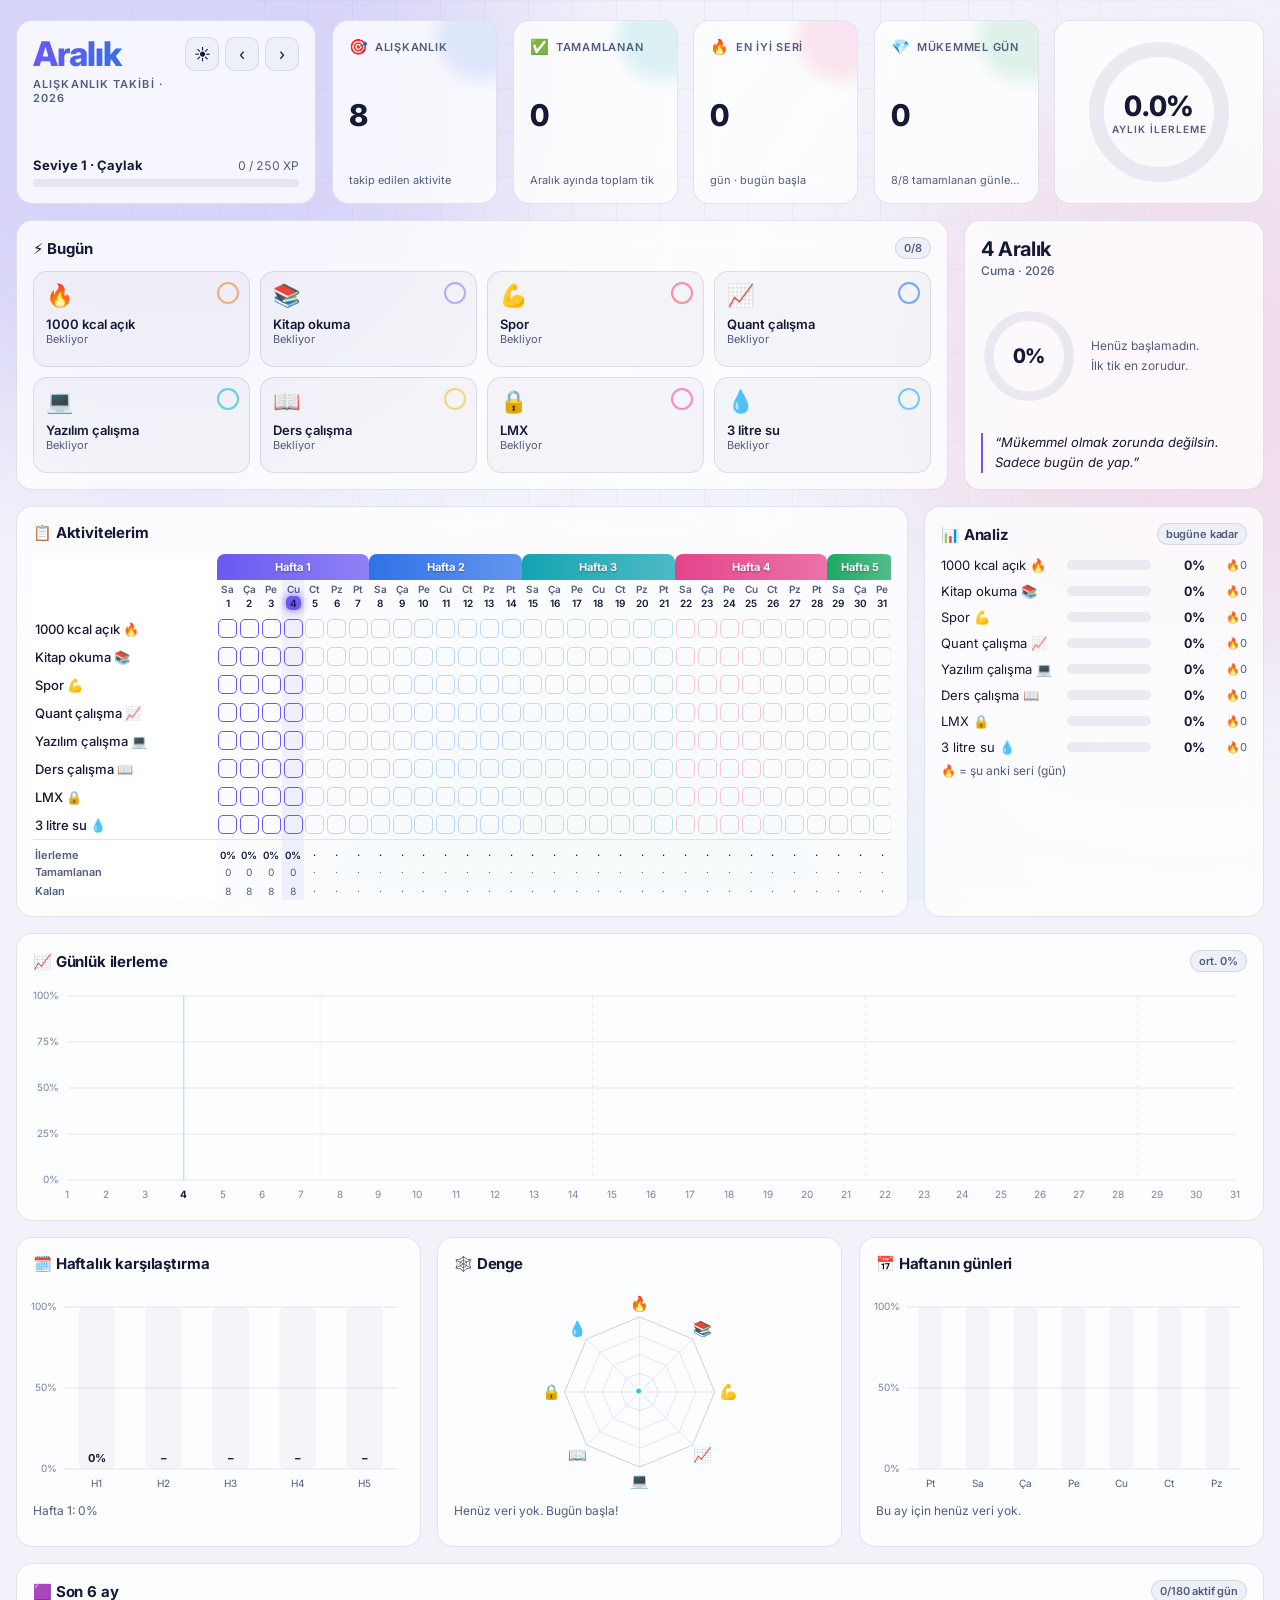
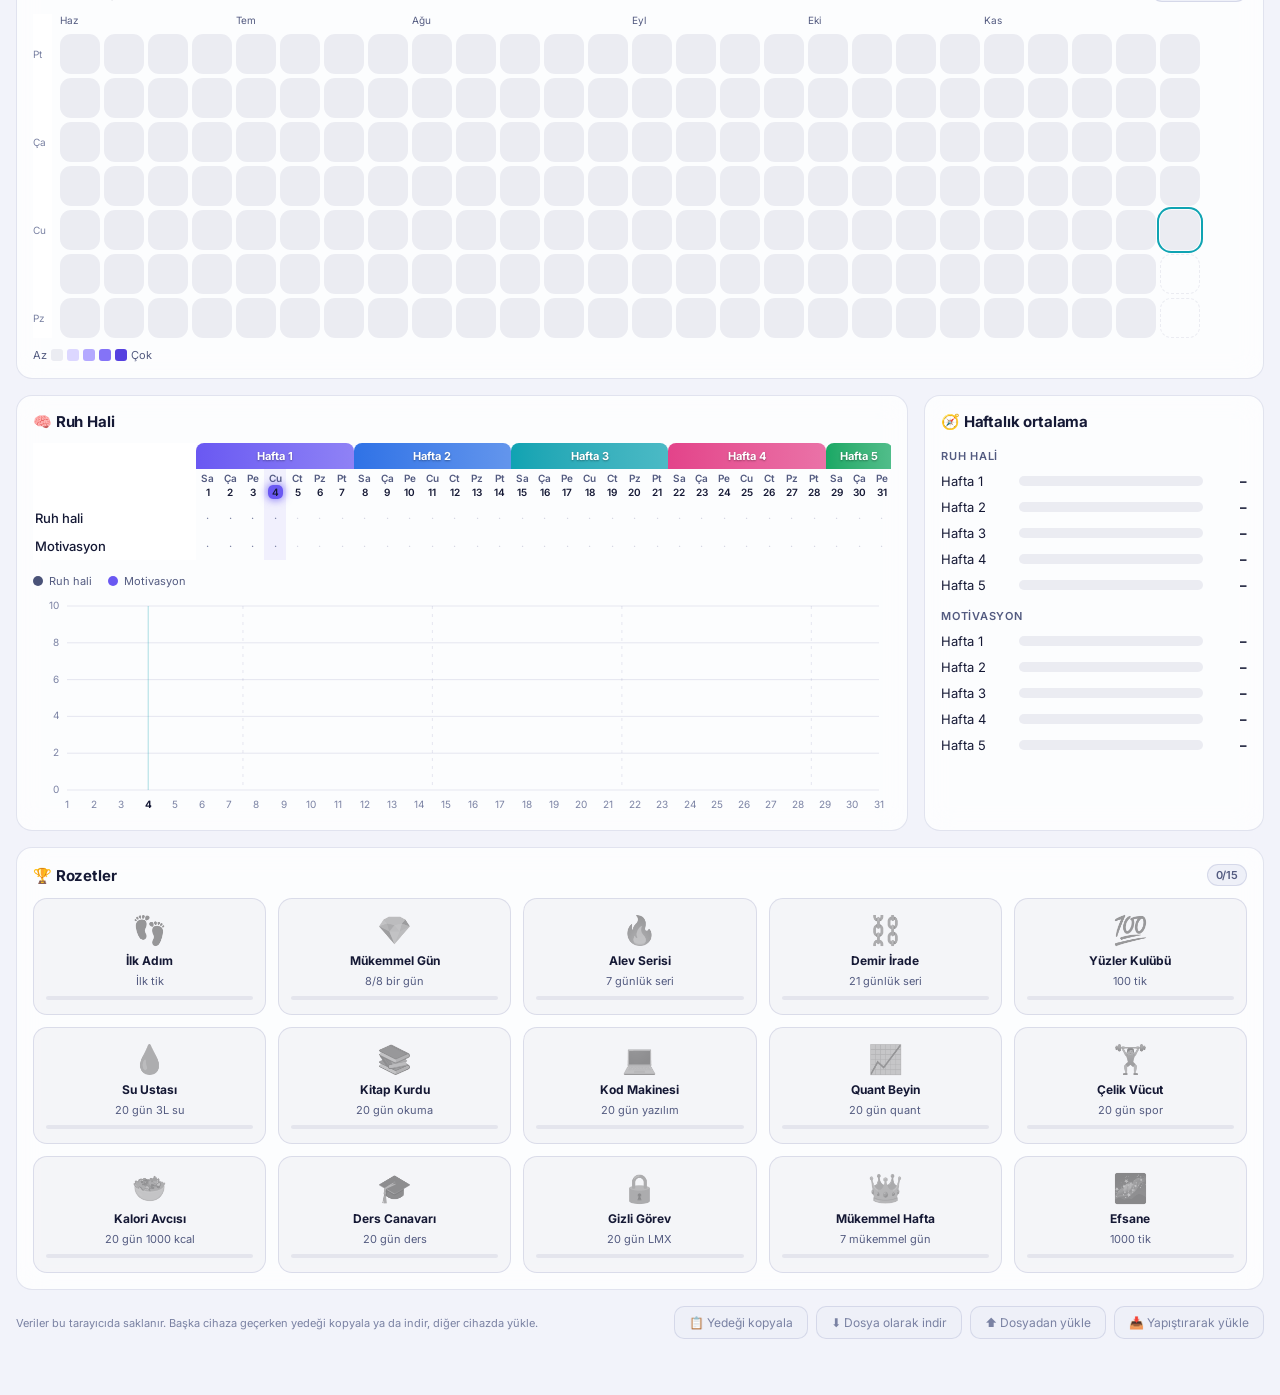
<file: docs/aliskanlik/index.html>
<!doctype html>
<html lang="tr">
<head>
<meta charset="utf-8">
<meta name="viewport" content="width=device-width, initial-scale=1, viewport-fit=cover">
<meta name="theme-color" content="#0a0d1c">
<meta name="claude:viewport-fit-sides" content="cover">
<title>Alışkanlık Takibi</title>
<meta name="description" content="Aylık alışkanlık takibi: günlük işaretleme, seriler, seviye, analiz grafikleri, ısı haritası, ruh hali ve rozetler.">
<link rel="preconnect" href="https://fonts.googleapis.com">
<link href="https://fonts.googleapis.com/css2?family=Inter:wght@400;500;600;700;800&display=swap" rel="stylesheet">
<style>
/* Layout: tek sütun pano; üstte özet, ortada bugün + tablo, altta grafikler ve rozetler. Koyu tema önce, açık tema aynı tokenlarla. */
:root{
  --bg:#0a0d1c; --panel:rgba(20,26,48,.72); --panel-solid:#141a30; --panel2:#1a2140; --line:rgba(120,135,200,.18); --line2:#262f50;
  --text:#f1f3fc; --muted:#a7afcf; --dim:#7079a0;
  --w1:#7c6cff; --w2:#3d8bff; --w3:#22c7d6; --w4:#ff5fa2; --w5:#35d38a;
  --hi:#f7c948; --mid:#f59342; --lo:#ef5a5a;
  --mood:#d2d7ef; --motiv:#7c6cff;
  --track:var(--track); --soft:var(--soft); --shine:rgba(255,255,255,.14); --gridline:var(--gridline);
  --grid:rgba(140,150,210,.13); --grid2:rgba(140,150,210,.24); --cross:rgba(255,255,255,.4);
  --tip-bg:var(--tip-bg); --today:rgba(124,108,255,.1);
  --h1:#2f2a6b; --h2:#4a3fb0; --h3:#6b5cf0; --h4:#a397ff;
  --aurora:.38; --blend:screen;
  --radius:16px;
  color-scheme:dark;
}
@media (prefers-color-scheme: light){ :root:not([data-theme="dark"]){
  --bg:#f2f3fa; --panel:rgba(255,255,255,.78); --panel-solid:#ffffff; --panel2:#eef0f8; --line:rgba(60,70,140,.14); --line2:#dfe2ef;
  --text:#151935; --muted:#535b80; --dim:#7a82a3;
  --w1:#6a58f2; --w2:#2f72e6; --w3:#0fa3b2; --w4:#e3438a; --w5:#18a865;
  --hi:#c98f00; --mid:#e07a22; --lo:#dc4343;
  --mood:#4a5378; --motiv:#6a58f2;
  --track:rgba(30,40,100,.08); --soft:rgba(30,40,100,.035); --shine:rgba(255,255,255,.6); --gridline:rgba(30,40,100,.04);
  --grid:rgba(60,70,140,.12); --grid2:rgba(60,70,140,.24); --cross:rgba(20,25,60,.35);
  --tip-bg:rgba(255,255,255,.97); --today:rgba(106,88,242,.08);
  --h1:#dcd7ff; --h2:#b4a9ff; --h3:#8473f7; --h4:#5641e0;
  --aurora:.2; --blend:multiply;
  color-scheme:light;
}}
:root[data-theme="light"]{
  --bg:#f2f3fa; --panel:rgba(255,255,255,.78); --panel-solid:#ffffff; --panel2:#eef0f8; --line:rgba(60,70,140,.14); --line2:#dfe2ef;
  --text:#151935; --muted:#535b80; --dim:#7a82a3;
  --w1:#6a58f2; --w2:#2f72e6; --w3:#0fa3b2; --w4:#e3438a; --w5:#18a865;
  --hi:#c98f00; --mid:#e07a22; --lo:#dc4343;
  --mood:#4a5378; --motiv:#6a58f2;
  --track:rgba(30,40,100,.08); --soft:rgba(30,40,100,.035); --shine:rgba(255,255,255,.6); --gridline:rgba(30,40,100,.04);
  --grid:rgba(60,70,140,.12); --grid2:rgba(60,70,140,.24); --cross:rgba(20,25,60,.35);
  --tip-bg:rgba(255,255,255,.97); --today:rgba(106,88,242,.08);
  --h1:#dcd7ff; --h2:#b4a9ff; --h3:#8473f7; --h4:#5641e0;
  --aurora:.2; --blend:multiply;
  color-scheme:light;
}
*{box-sizing:border-box}
[hidden]{display:none!important}
html,body{margin:0}
body{background:var(--bg);color:var(--text);transition:background-color .4s,color .4s;font-family:Inter,system-ui,-apple-system,Segoe UI,Roboto,sans-serif;font-size:13px;min-height:100vh;overflow-x:hidden;-webkit-tap-highlight-color:transparent}
button{font:inherit;color:inherit;cursor:pointer}

/* ---------- animated background ---------- */
.aurora{position:fixed;inset:0;z-index:-1;overflow:hidden;pointer-events:none}
.aurora i{position:absolute;border-radius:50%;filter:blur(90px);opacity:var(--aurora);mix-blend-mode:var(--blend)}
.aurora i:nth-child(1){width:55vmax;height:55vmax;left:-15vmax;top:-20vmax;background:var(--w1);animation:drift1 26s ease-in-out infinite alternate}
.aurora i:nth-child(2){width:45vmax;height:45vmax;right:-15vmax;top:10vh;background:var(--w4);opacity:calc(var(--aurora)*.6);animation:drift2 32s ease-in-out infinite alternate}
.aurora i:nth-child(3){width:50vmax;height:50vmax;left:20vw;bottom:-30vmax;background:var(--w3);opacity:calc(var(--aurora)*.55);animation:drift3 38s ease-in-out infinite alternate}
.aurora::after{content:"";position:absolute;inset:0;background-image:linear-gradient(var(--gridline) 1px,transparent 1px),linear-gradient(90deg,var(--gridline) 1px,transparent 1px);background-size:44px 44px;mask-image:radial-gradient(ellipse at 50% 0%,#000 30%,transparent 75%)}
@keyframes drift1{to{transform:translate(18vw,14vh) scale(1.15)}}
@keyframes drift2{to{transform:translate(-22vw,30vh) scale(.85)}}
@keyframes drift3{to{transform:translate(-14vw,-20vh) scale(1.2)}}

.wrap{max-width:1500px;margin:0 auto;padding-block:20px 56px;padding-left:max(16px,env(safe-area-inset-left,0px));padding-right:max(16px,env(safe-area-inset-right,0px))}

/* ---------- cards & reveal ---------- */
.card{position:relative;background:var(--panel);backdrop-filter:blur(14px);-webkit-backdrop-filter:blur(14px);border:1px solid var(--line);border-radius:var(--radius);padding:16px;transition:border-color .3s,box-shadow .3s,transform .3s}
.card:hover{border-color:rgba(124,108,255,.35);box-shadow:0 10px 40px -18px rgba(124,108,255,.55)}
.card h2{margin:0 0 12px;font-size:15px;font-weight:700;letter-spacing:-.01em;display:flex;align-items:center;gap:8px}
.card h2 .tag{margin-left:auto;font-size:11px;font-weight:600;color:var(--muted);background:var(--panel2);border:1px solid var(--line);padding:3px 8px;border-radius:999px}
.reveal{animation:rise .7s cubic-bezier(.2,.7,.2,1) both;animation-delay:calc(var(--i,0)*70ms)}
@keyframes rise{from{opacity:0;transform:translateY(22px) scale(.985)}}

.row{display:grid;grid-template-columns:minmax(0,1fr) 340px;gap:16px;margin-bottom:16px}
.tri{display:grid;grid-template-columns:repeat(3,minmax(0,1fr));gap:16px;margin-bottom:16px}
.mb{margin-bottom:16px}
.scroll{overflow-x:auto;-webkit-overflow-scrolling:touch;scrollbar-width:thin;scrollbar-color:var(--line2) transparent}

/* ---------- header ---------- */
.head{display:grid;grid-template-columns:300px minmax(0,1fr) 210px;gap:16px;margin-bottom:16px}
.month{display:flex;flex-direction:column;gap:12px;justify-content:space-between}
.month-top{display:flex;align-items:flex-start;justify-content:space-between;gap:10px}
.month h1{margin:0;font-size:34px;font-weight:800;letter-spacing:-.03em;line-height:1;
  background:linear-gradient(90deg,var(--w1),var(--w2),var(--w3),var(--w4),var(--w1));background-size:300% 100%;-webkit-background-clip:text;background-clip:text;color:transparent;animation:shine 8s linear infinite}
@keyframes shine{to{background-position:300% 0}}
.month small{display:block;color:var(--muted);font-size:11px;font-weight:600;letter-spacing:.1em;text-transform:uppercase;margin-top:6px}
.nav{display:flex;gap:6px}
.nav button:focus-visible,.tile:focus-visible,.foot button:focus-visible,.cb:focus-visible{outline:2px solid var(--w3);outline-offset:2px}
.nav button{width:34px;height:34px;border-radius:10px;border:1px solid var(--line);background:var(--panel2);font-size:16px;transition:transform .15s,border-color .2s}
.nav button:hover{border-color:var(--w1);transform:translateY(-1px)}
.nav button:active{transform:scale(.92)}
.lvl{display:flex;flex-direction:column;gap:6px}
.lvl-top{display:flex;justify-content:space-between;align-items:baseline;font-size:12px}
.lvl-top b{font-size:13px}
.lvl-top span{color:var(--muted);font-variant-numeric:tabular-nums}
.xp{height:8px;border-radius:99px;background:var(--track);overflow:hidden}
.xp i{display:block;height:100%;width:0;border-radius:99px;background:linear-gradient(90deg,var(--w1),var(--w3));box-shadow:0 0 12px var(--w1);transition:width 1s cubic-bezier(.2,.7,.2,1)}

.stats{display:grid;grid-template-columns:repeat(4,minmax(0,1fr));gap:16px}
.stat{display:flex;flex-direction:column;justify-content:space-between;gap:10px;overflow:hidden}
.stat .k{color:var(--muted);font-size:11px;font-weight:600;letter-spacing:.07em;text-transform:uppercase;display:flex;align-items:center;gap:6px}
.stat .k em{font-style:normal;font-size:15px}
.stat .v{font-size:30px;font-weight:800;letter-spacing:-.02em;font-variant-numeric:tabular-nums;line-height:1}
.stat .s{color:var(--muted);font-size:11px;white-space:nowrap;overflow:hidden;text-overflow:ellipsis}
.stat::before{content:"";position:absolute;right:-30px;top:-30px;width:90px;height:90px;border-radius:50%;background:var(--c,var(--w1));opacity:.13;filter:blur(8px)}

.ringcard{display:grid;place-items:center;text-align:center}
.ring{position:relative;width:150px;height:150px}
.ring svg{width:100%;height:100%;transform:rotate(-90deg)}
.ring .trk{fill:none;stroke:var(--track);stroke-width:12}
.ring .val{fill:none;stroke:url(#ringGrad);stroke-width:12;stroke-linecap:round;transition:stroke-dashoffset 1.2s cubic-bezier(.2,.7,.2,1);filter:drop-shadow(0 0 6px rgba(124,108,255,.7))}
.ring .lbl{position:absolute;inset:0;display:grid;place-content:center}
.ring .lbl b{font-size:28px;font-weight:800;letter-spacing:-.02em;font-variant-numeric:tabular-nums}
.ring .lbl span{color:var(--muted);font-size:10px;font-weight:600;letter-spacing:.1em;text-transform:uppercase}

/* ---------- today ---------- */
.today-wrap{display:grid;grid-template-columns:minmax(0,1fr) 300px;gap:16px}
.tiles{display:grid;grid-template-columns:repeat(4,minmax(0,1fr));gap:10px}
.tile{position:relative;overflow:hidden;text-align:left;border:1px solid var(--line);background:var(--soft);border-radius:14px;padding:12px;display:flex;flex-direction:column;gap:10px;min-height:96px;transition:transform .2s,border-color .3s,background .3s,box-shadow .3s}
.tile:hover{transform:translateY(-2px);border-color:color-mix(in srgb,var(--hc) 60%,transparent)}
.tile:active{transform:scale(.96)}
.tile .ic{font-size:22px;line-height:1;transition:transform .4s cubic-bezier(.3,1.6,.5,1)}
.tile .nm{font-weight:600;font-size:13px}
.tile .st{font-size:11px;color:var(--muted)}
.tile .chk{position:absolute;top:10px;right:10px;width:22px;height:22px;border-radius:50%;border:2px solid color-mix(in srgb,var(--hc) 70%,transparent);display:grid;place-items:center;transition:background .25s,border-color .25s}
.tile.on{background:linear-gradient(135deg,color-mix(in srgb,var(--hc) 38%,transparent),color-mix(in srgb,var(--hc) 8%,transparent));border-color:color-mix(in srgb,var(--hc) 70%,transparent);box-shadow:0 8px 30px -12px var(--hc)}
.tile.on .ic{transform:scale(1.12) rotate(-8deg)}
.tile.on .chk{background:var(--hc);border-color:var(--hc)}
.tile.on .chk::after{content:"";width:5px;height:10px;border:solid #0a0d1c;border-width:0 2.5px 2.5px 0;transform:rotate(45deg) translate(-1px,-1px)}
.tile.on .st{color:var(--text)}
.tile::after{content:"";position:absolute;inset:0;background:linear-gradient(110deg,transparent 30%,var(--shine) 50%,transparent 70%);transform:translateX(-120%)}
.tile.flash::after{animation:sweep .7s ease-out}
@keyframes sweep{to{transform:translateX(120%)}}
.daybox{display:flex;flex-direction:column;gap:14px;justify-content:space-between}
.daybox .date{font-size:20px;font-weight:700;letter-spacing:-.02em}
.daybox .date span{display:block;color:var(--muted);font-size:12px;font-weight:500;margin-top:2px;letter-spacing:0}
.mini{display:flex;align-items:center;gap:14px}
.mini .ring{width:96px;height:96px}
.mini .ring .lbl b{font-size:20px}
.quote{font-size:13px;line-height:1.5;color:var(--text);border-left:2px solid var(--w1);padding-left:12px;font-style:italic;min-height:40px}

/* ---------- habit grid ---------- */
table.grid{border-collapse:separate;border-spacing:0;width:100%;min-width:860px}
.grid th,.grid td{padding:0;text-align:center}
.grid .name{text-align:left;padding:0 10px 0 2px;white-space:nowrap;font-weight:500;position:sticky;left:0;background:var(--panel-solid);z-index:2;min-width:160px}
.grid .wk th{font-size:11px;font-weight:700;color:#fff;height:26px;text-shadow:0 1px 2px rgba(0,0,0,.35)}
.grid .wk th.w{border-radius:8px 8px 0 0;background-size:200% 100%}
.grid .dn th,.grid .dd th{font-size:10px;color:var(--muted);font-weight:600;height:17px}
.grid .dd th{color:var(--text);padding-bottom:6px}
.grid th.today,.grid td.today{background:var(--today)}
.grid .dd th.today span{background:var(--w1);border-radius:5px;padding:1px 4px;box-shadow:0 0 10px var(--w1)}
.grid tbody td{height:28px}
.cb{width:19px;height:19px;border-radius:5px;border:1.5px solid var(--c);background:transparent;display:inline-grid;place-items:center;padding:0;transition:background .15s,transform .12s,box-shadow .2s}
.cb:hover:not(:disabled){transform:scale(1.18);box-shadow:0 0 10px -2px var(--c)}
.cb.on{background:var(--c);box-shadow:0 0 10px -3px var(--c)}
.cb.on::after{content:"";width:5px;height:9px;border:solid #0a0d1c;border-width:0 2px 2px 0;transform:rotate(45deg) translate(-1px,-1px)}
.cb:disabled{opacity:.28;cursor:default}
.cb.pop{animation:pop .45s cubic-bezier(.3,1.8,.5,1)}
@keyframes pop{0%{transform:scale(.4)}100%{transform:scale(1)}}
.grid tfoot td{font-size:10px;color:var(--muted);height:19px;font-variant-numeric:tabular-nums}
.grid tfoot tr:first-child td{padding-top:8px;border-top:1px solid var(--line2)}
.grid tfoot .name{color:var(--muted);font-size:11px;font-weight:600}
.grid tfoot td.pc{color:var(--text);font-weight:600}
.grid select{appearance:none;-webkit-appearance:none;background:transparent;border:0;color:var(--text);font:inherit;font-size:11px;width:22px;text-align:center;text-align-last:center;cursor:pointer;padding:4px 0;border-radius:5px}
.grid select:hover,.grid select:focus{background:var(--panel2);outline:none}
.grid select.empty{color:var(--dim)}
.grid select:disabled{opacity:.3;cursor:default}

/* ---------- bars/analysis ---------- */
.ana{display:flex;flex-direction:column;gap:10px}
.ana .r{display:grid;grid-template-columns:118px minmax(0,1fr) 46px 34px;align-items:center;gap:8px}
.ana .r>span:first-child{white-space:nowrap;overflow:hidden;text-overflow:ellipsis}
.ana .t{height:10px;background:var(--track);border-radius:99px;overflow:hidden}
.ana .t i{display:block;height:100%;width:0;border-radius:99px;transition:width 1s cubic-bezier(.2,.7,.2,1)}
.ana .p{text-align:right;font-variant-numeric:tabular-nums;font-weight:700}
.ana .fl{font-size:11px;color:var(--muted);text-align:right;font-variant-numeric:tabular-nums}
.ana .fl.hot{color:var(--hi)}
.ana .sub{color:var(--muted);font-size:11px;font-weight:600;text-transform:uppercase;letter-spacing:.07em;margin-top:6px}
.ana.mood .r{grid-template-columns:70px minmax(0,1fr) 36px}

/* ---------- charts ---------- */
.chart{width:100%;height:220px;display:block;touch-action:pan-y;overflow:visible}
.chart.sm{height:210px}
.legend{display:flex;gap:16px;color:var(--muted);font-size:11px;margin-bottom:6px;flex-wrap:wrap}
.legend b{display:inline-block;width:10px;height:10px;border-radius:50%;margin-right:6px;vertical-align:-1px}
.draw{stroke-dasharray:1;stroke-dashoffset:1;animation:draw 1.6s cubic-bezier(.6,.05,.25,1) forwards}
@keyframes draw{to{stroke-dashoffset:0}}
.fade{opacity:0;animation:fade .9s .5s ease forwards}
@keyframes fade{to{opacity:1}}
.grow{transform-box:fill-box;transform-origin:bottom;animation:grow .9s cubic-bezier(.2,.8,.2,1) both;animation-delay:calc(var(--i,0)*80ms)}
@keyframes grow{from{transform:scaleY(0)}}
.radar-poly{transform-box:view-box;transform-origin:center;animation:radar 1.1s cubic-bezier(.3,1.4,.5,1) both}
@keyframes radar{from{transform:scale(0);opacity:0}}
.note{color:var(--muted);font-size:12px;margin-top:8px}
.note b{color:var(--text)}

/* ---------- heatmap ---------- */
.heat-wrap{--cs:14px}
.heat{display:grid;grid-auto-flow:column;grid-template-rows:repeat(7,var(--cs));gap:4px;width:max-content}
.heat .c{width:var(--cs);height:var(--cs);border-radius:calc(var(--cs)*.28);background:var(--track);transform:scale(0);animation:cell .5s cubic-bezier(.3,1.5,.5,1) forwards;animation-delay:calc(var(--i)*6ms)}
@keyframes cell{to{transform:scale(1)}}
.heat .c.l1{background:var(--h1)}.heat .c.l2{background:var(--h2)}.heat .c.l3{background:var(--h3)}.heat .c.l4{background:var(--h4);box-shadow:0 0 8px rgba(163,151,255,.6)}
.heat .c.fut{background:transparent;border:1px dashed var(--track)}
.heat .c.now{outline:2px solid var(--w3);outline-offset:1px}
.heat-wrap{display:flex;gap:8px}
.heat-days{position:sticky;left:0;z-index:1;background:var(--panel-solid);padding-right:6px;display:grid;grid-template-rows:repeat(7,var(--cs));gap:4px;font-size:10px;color:var(--dim);padding-top:20px;align-items:center}
.heat-months{display:grid;grid-auto-flow:column;grid-auto-columns:var(--cs);gap:4px;height:16px;margin-bottom:4px;font-size:10px;color:var(--muted)}
.heat-months span{white-space:nowrap}
.hlegend{display:flex;align-items:center;gap:4px;color:var(--muted);font-size:11px;margin-top:10px}
.hlegend i{width:12px;height:12px;border-radius:3px;display:inline-block}

/* ---------- badges ---------- */
.badges{display:grid;grid-template-columns:repeat(5,minmax(0,1fr));gap:12px}
.badge{position:relative;overflow:hidden;border:1px solid var(--line);border-radius:14px;padding:14px 12px;text-align:center;background:var(--soft);display:flex;flex-direction:column;align-items:center;gap:6px}
.badge .bi{font-size:28px;filter:grayscale(1) brightness(.6);opacity:.5;transition:filter .5s,transform .5s}
.badge b{font-size:12px}
.badge span{font-size:11px;color:var(--muted)}
.badge .bp{width:100%;height:4px;border-radius:99px;background:var(--track);overflow:hidden;margin-top:2px}
.badge .bp i{display:block;height:100%;background:var(--w1);border-radius:99px}
.badge.got{border-color:rgba(247,201,72,.45);background:linear-gradient(160deg,rgba(247,201,72,.14),rgba(124,108,255,.06))}
.badge.got .bi{filter:none;opacity:1;animation:float 3s ease-in-out infinite}
.badge.got .bp i{background:var(--hi)}
.badge.got::after{content:"";position:absolute;inset:0;background:linear-gradient(115deg,transparent 35%,var(--shine) 50%,transparent 65%);transform:translateX(-120%);animation:sweep 3.5s ease-in-out infinite}
@keyframes float{50%{transform:translateY(-4px)}}

/* ---------- misc ---------- */
#tip{position:fixed;z-index:50;pointer-events:none;background:var(--tip-bg);border:1px solid rgba(124,108,255,.4);border-radius:10px;padding:8px 10px;font-size:12px;line-height:1.45;opacity:0;transform:translateY(4px);transition:opacity .12s,transform .12s;box-shadow:0 10px 30px rgba(0,0,0,.4);max-width:240px}
#tip.on{opacity:1;transform:none}
#tip{color:var(--text)}
#tip .tt{color:var(--muted);font-size:11px;margin-bottom:2px}
#tip .tr{display:flex;align-items:center;gap:6px}
#tip .tr i{width:8px;height:8px;border-radius:50%}
#toast{position:fixed;left:50%;bottom:calc(28px + env(safe-area-inset-bottom,0px));z-index:60;transform:translate(-50%,30px);opacity:0;pointer-events:none;background:linear-gradient(90deg,var(--w1),var(--w4));color:#fff;font-weight:700;padding:12px 18px;border-radius:999px;box-shadow:0 12px 40px -10px var(--w1);transition:transform .45s cubic-bezier(.3,1.5,.5,1),opacity .3s;white-space:nowrap}
#toast.on{transform:translate(-50%,0);opacity:1}
#fx{position:fixed;inset:0;pointer-events:none;z-index:55}
.burst{position:fixed;width:0;height:0;pointer-events:none;z-index:56}
.burst i{position:absolute;width:6px;height:6px;border-radius:50%;background:var(--c);left:-3px;top:-3px;animation:burst .6s cubic-bezier(.1,.8,.3,1) forwards}
@keyframes burst{to{transform:translate(var(--dx),var(--dy)) scale(.2);opacity:0}}

.foot{display:flex;flex-wrap:wrap;gap:10px;justify-content:space-between;align-items:center;color:var(--dim);font-size:11px;margin-top:8px}
.fbtns{display:flex;gap:8px;flex-wrap:wrap}
.pastebox{margin-top:12px;display:flex;flex-direction:column;gap:10px}
.pastebox textarea{width:100%;background:var(--panel2);color:var(--text);border:1px solid var(--line);border-radius:10px;padding:10px;font:12px ui-monospace,Menlo,monospace;resize:vertical}
.foot button,.pastebox button{background:var(--panel2);border:1px solid var(--line);border-radius:10px;padding:8px 14px;font-size:12px;transition:border-color .2s,transform .15s}
.pastebox button{background:var(--panel2);border:1px solid var(--line);border-radius:10px;padding:8px 14px;font-size:12px}
.foot button:hover,.pastebox button:hover{border-color:var(--w1);transform:translateY(-1px)}

@media (max-width:1200px){
  .head{grid-template-columns:minmax(0,1fr) 200px}
  .head .month{grid-column:1/-1}
  .badges{grid-template-columns:repeat(5,minmax(0,1fr))}
}
@media (max-width:1100px){.row,.today-wrap{grid-template-columns:minmax(0,1fr)}.tri{grid-template-columns:minmax(0,1fr)}}
@media (max-width:760px){
  .head{grid-template-columns:minmax(0,1fr)}
  .stats{grid-template-columns:repeat(2,minmax(0,1fr));gap:12px}
  .stat .v{font-size:26px}
  .tiles{grid-template-columns:repeat(2,minmax(0,1fr))}
  .grid .name{min-width:124px;font-size:12px}
  .badges{grid-template-columns:repeat(2,minmax(0,1fr))}
  .month h1{font-size:30px}
  .ana .r{grid-template-columns:108px minmax(0,1fr) 44px 30px}
}
@media (prefers-reduced-motion:reduce){
  *,*::before,*::after{animation-duration:.01ms!important;animation-iteration-count:1!important;transition-duration:.01ms!important}
}
</style>
</head>
<body>
<div class="aurora" aria-hidden="true"><i></i><i></i><i></i></div>
<canvas id="fx"></canvas>
<div id="tip"></div>
<div id="toast"></div>

<svg width="0" height="0" style="position:absolute">
  <defs>
    <linearGradient id="ringGrad" x1="0" y1="0" x2="1" y2="1">
      <stop offset="0" stop-color="#7c6cff"/><stop offset=".5" stop-color="#22c7d6"/><stop offset="1" stop-color="#ff5fa2"/>
    </linearGradient>
  </defs>
</svg>

<div class="wrap">

  <!-- Header -->
  <header class="head">
    <div class="card month reveal" style="--i:0">
      <div class="month-top">
        <div><h1 id="mName">—</h1><small>Alışkanlık Takibi · <span id="yName"></span></small></div>
        <div class="nav"><button id="theme" aria-label="Temayı değiştir" title="Açık / koyu tema">🌙</button><button id="prev" aria-label="Önceki ay">‹</button><button id="next" aria-label="Sonraki ay">›</button></div>
      </div>
      <div class="lvl">
        <div class="lvl-top"><b id="lvlName">Seviye 1</b><span id="lvlXp">0 / 250 XP</span></div>
        <div class="xp"><i id="xpBar"></i></div>
      </div>
    </div>
    <div class="stats">
      <div class="card stat reveal" style="--i:1;--c:var(--w2)"><span class="k"><em>🎯</em>Alışkanlık</span><span class="v" id="sCount">0</span><span class="s">takip edilen aktivite</span></div>
      <div class="card stat reveal" style="--i:2;--c:var(--w3)"><span class="k"><em>✅</em>Tamamlanan</span><span class="v" id="sDone">0</span><span class="s" id="sDoneSub">bu ay</span></div>
      <div class="card stat reveal" style="--i:3;--c:var(--w4)"><span class="k"><em>🔥</em>En iyi seri</span><span class="v" id="sStreak">0</span><span class="s" id="sStreakSub">gün</span></div>
      <div class="card stat reveal" style="--i:4;--c:var(--w5)"><span class="k"><em>💎</em>Mükemmel gün</span><span class="v" id="sPerfect">0</span><span class="s">8/8 tamamlanan günler (bu ay)</span></div>
    </div>
    <div class="card ringcard reveal" style="--i:5">
      <div class="ring">
        <svg viewBox="0 0 120 120"><circle class="trk" cx="60" cy="60" r="50"/><circle class="val" id="ringVal" cx="60" cy="60" r="50" stroke-dasharray="314.16" stroke-dashoffset="314.16"/></svg>
        <div class="lbl"><b id="sPct">0%</b><span>Aylık ilerleme</span></div>
      </div>
    </div>
  </header>

  <!-- Today -->
  <section class="today-wrap mb">
    <div class="card reveal" style="--i:1">
      <h2>⚡ Bugün <span class="tag" id="todayTag">0/8</span></h2>
      <div class="tiles" id="tiles"></div>
    </div>
    <div class="card daybox reveal" style="--i:2">
      <div class="date" id="todayDate">—</div>
      <div class="mini">
        <div class="ring">
          <svg viewBox="0 0 120 120"><circle class="trk" cx="60" cy="60" r="50"/><circle class="val" id="todayRing" cx="60" cy="60" r="50" stroke-dasharray="314.16" stroke-dashoffset="314.16"/></svg>
          <div class="lbl"><b id="todayPct">0%</b></div>
        </div>
        <div style="color:var(--muted);font-size:12px;line-height:1.6" id="todayMsg"></div>
      </div>
      <div class="quote" id="quote"></div>
    </div>
  </section>

  <!-- Grid + analysis -->
  <section class="row">
    <div class="card reveal">
      <h2>📋 Aktivitelerim</h2>
      <div class="scroll"><table class="grid" id="habitGrid"></table></div>
    </div>
    <div class="card reveal" style="--i:1">
      <h2>📊 Analiz <span class="tag">bugüne kadar</span></h2>
      <div class="ana" id="habitAna"></div>
      <p class="note">🔥 = şu anki seri (gün)</p>
    </div>
  </section>

  <!-- Daily chart -->
  <section class="card mb reveal">
    <h2>📈 Günlük ilerleme <span class="tag" id="avgTag">ort. 0%</span></h2>
    <svg class="chart" id="dailyChart" role="img" aria-label="Günlük tamamlanma yüzdesi grafiği"></svg>
  </section>

  <!-- Three-up -->
  <section class="tri">
    <div class="card reveal">
      <h2>🗓️ Haftalık karşılaştırma</h2>
      <svg class="chart sm" id="weekChart" role="img" aria-label="Haftalık tamamlanma yüzdeleri"></svg>
      <p class="note" id="weekNote"></p>
    </div>
    <div class="card reveal" style="--i:1">
      <h2>🕸️ Denge</h2>
      <svg class="chart sm" id="radarChart" role="img" aria-label="Aktivite denge grafiği"></svg>
      <p class="note" id="radarNote"></p>
    </div>
    <div class="card reveal" style="--i:2">
      <h2>📅 Haftanın günleri</h2>
      <svg class="chart sm" id="dowChart" role="img" aria-label="Haftanın günlerine göre ortalama"></svg>
      <p class="note" id="dowNote"></p>
    </div>
  </section>

  <!-- Heatmap -->
  <section class="card mb reveal">
    <h2>🟪 Son 6 ay <span class="tag" id="heatTag"></span></h2>
    <div class="scroll" id="heatScroll">
      <div class="heat-wrap">
        <div class="heat-days"><span>Pt</span><span></span><span>Ça</span><span></span><span>Cu</span><span></span><span>Pz</span></div>
        <div><div class="heat-months" id="heatMonths"></div><div class="heat" id="heat"></div></div>
      </div>
    </div>
    <div class="hlegend">Az <i style="background:var(--track)"></i><i style="background:var(--h1)"></i><i style="background:var(--h2)"></i><i style="background:var(--h3)"></i><i style="background:var(--h4)"></i> Çok</div>
  </section>

  <!-- Mood -->
  <section class="row">
    <div class="card reveal">
      <h2>🧠 Ruh Hali</h2>
      <div class="scroll"><table class="grid" id="moodGrid"></table></div>
      <div class="legend" style="margin-top:14px"><span><b style="background:var(--mood)"></b>Ruh hali</span><span><b style="background:var(--motiv)"></b>Motivasyon</span></div>
      <svg class="chart" id="moodChart" role="img" aria-label="Ruh hali ve motivasyon grafiği"></svg>
    </div>
    <div class="card reveal" style="--i:1">
      <h2>🧭 Haftalık ortalama</h2>
      <div class="ana mood" id="moodAna"></div>
    </div>
  </section>

  <!-- Badges -->
  <section class="card mb reveal">
    <h2>🏆 Rozetler <span class="tag" id="badgeTag">0/0</span></h2>
    <div class="badges" id="badges"></div>
  </section>

  <footer class="foot">
    <span>Veriler bu tarayıcıda saklanır. Başka cihaza geçerken yedeği kopyala ya da indir, diğer cihazda yükle.</span>
    <span class="fbtns">
      <button id="copy">📋 Yedeği kopyala</button>
      <button id="exp">⬇ Dosya olarak indir</button>
      <button id="imp">⬆ Dosyadan yükle</button>
      <button id="pasteBtn">📥 Yapıştırarak yükle</button>
      <input type="file" id="impFile" accept="application/json" hidden>
    </span>
  </footer>
  <div class="card pastebox" id="pasteBox" hidden>
    <label for="pasteArea">Kopyaladığın yedeği buraya yapıştır:</label>
    <textarea id="pasteArea" rows="4" spellcheck="false"></textarea>
    <div class="fbtns"><button id="pasteGo">Yükle</button><button id="pasteCancel">Vazgeç</button></div>
  </div>
</div>

<script>
// ================= Ayarlar =================
const HABITS = [
  { id: "kcal",    name: "1000 kcal açık",  icon: "🔥", color: "#f59342" },
  { id: "kitap",   name: "Kitap okuma",     icon: "📚", color: "#a78bfa" },
  { id: "spor",    name: "Spor",            icon: "💪", color: "#ff5f7e" },
  { id: "quant",   name: "Quant çalışma",   icon: "📈", color: "#3d8bff" },
  { id: "yazilim", name: "Yazılım çalışma", icon: "💻", color: "#22c7d6" },
  { id: "ders",    name: "Ders çalışma",    icon: "📖", color: "#f7c948" },
  { id: "lmx",     name: "LMX",             icon: "🔒", color: "#ff5fa2" },
  { id: "su",      name: "3 litre su",      icon: "💧", color: "#38bdf8" },
];
const QUOTES = [
  "Küçük adımlar, büyük sonuçlar doğurur.",
  "Motivasyon başlatır, alışkanlık devam ettirir.",
  "Mükemmel olmak zorunda değilsin. Sadece bugün de yap.",
  "Zinciri kırma.",
  "Sessiz ilerleme, gürültülü sonuçlar.",
  "Her tik, gelecekteki sana bir yatırım.",
  "Bugün yaptığın, yarın olacağın kişiyi inşa eder.",
  "Canın istemediğinde yaptığın gün, en çok sayılan gündür.",
  "Disiplin, kendine verdiğin sözü tutmaktır.",
  "Yavaş ilerlemek, hiç ilerlememekten iyidir.",
  "Kimse izlemezken de aynı kişi ol.",
  "Bir gün ya da birinci gün. Karar senin.",
];
// ===========================================

const MONTHS = ["Ocak","Şubat","Mart","Nisan","Mayıs","Haziran","Temmuz","Ağustos","Eylül","Ekim","Kasım","Aralık"];
const MSHORT = ["Oca","Şub","Mar","Nis","May","Haz","Tem","Ağu","Eyl","Eki","Kas","Ara"];
const DAYS = ["Pz","Pt","Sa","Ça","Pe","Cu","Ct"];
const DAYS_FULL = ["Pazar","Pazartesi","Salı","Çarşamba","Perşembe","Cuma","Cumartesi"];
const css = v => getComputedStyle(document.documentElement).getPropertyValue(v).trim();
let WEEK_COLORS = [], C = {};
function readTokens() {
  WEEK_COLORS = ["--w1","--w2","--w3","--w4","--w5"].map(css);
  C = { text: css("--text"), muted: css("--muted"), dim: css("--dim"), surface: css("--panel-solid"), grid: css("--grid"),
        grid2: css("--grid2"), cross: css("--cross"), soft: css("--soft"), hi: css("--hi") };
}
const KEY = "aliskanlik:v1";
const H = HABITS.length;

let store = {};
try { store = JSON.parse(localStorage.getItem(KEY)) || {}; } catch (e) { store = {}; }
const save = () => { try { localStorage.setItem(KEY, JSON.stringify(store)); } catch (e) {} };

const now = new Date();
const TY = now.getFullYear(), TM = now.getMonth(), TD = now.getDate();
let Y = TY, M = TM;
const $ = id => document.getElementById(id);
const pad = n => String(n).padStart(2, "0");
const mk = (y, m) => `${y}-${pad(m + 1)}`;
const dk = (y, m, d) => `${y}-${pad(m + 1)}-${d}`;
const dim = (y = Y, m = M) => new Date(y, m + 1, 0).getDate();
const monthOf = (y = Y, m = M) => { const k = mk(y, m); store[k] ??= { checks: {}, mood: {}, motiv: {} }; return store[k]; };
const weekOf = d => Math.floor((d - 1) / 7);
const isToday = d => Y === TY && M === TM && d === TD;
const isFuture = d => Y > TY || (Y === TY && (M > TM || (M === TM && d > TD)));
const elapsed = () => (Y < TY || (Y === TY && M < TM)) ? dim() : (Y === TY && M === TM ? TD : 0);
const pct = (a, b) => b ? (a / b) * 100 : 0;
const fmt = v => (v >= 10 || v === 0 ? v.toFixed(0) : v.toFixed(1)) + "%";
const dayNum = (y, m, d) => Math.round(Date.UTC(y, m, d) / 864e5);
const esc = s => String(s).replace(/[&<>"]/g, c => ({ "&": "&amp;", "<": "&lt;", ">": "&gt;", '"': "&quot;" }[c]));

// ---------- index over all data ----------
let IDX;
function buildIndex() {
  const sets = Object.fromEntries(HABITS.map(h => [h.id, new Set()]));
  const counts = new Map();
  for (const [k, m] of Object.entries(store)) {
    const mm = /^(\d{4})-(\d{2})$/.exec(k); if (!mm || !m || !m.checks) continue;
    const y = +mm[1], mo = +mm[2] - 1, n = dim(y, mo);
    for (const h of HABITS) for (const d of m.checks[h.id] || []) {
      if (d < 1 || d > n) continue;
      const key = dk(y, mo, d);
      sets[h.id].add(key);
      counts.set(key, (counts.get(key) || 0) + 1);
    }
  }
  const streak = {};
  for (const h of HABITS) {
    const s = sets[h.id];
    const nums = [...s].map(k => { const [y, m, d] = k.split("-").map(Number); return dayNum(y, m - 1, d); }).sort((a, b) => a - b);
    let best = 0, run = 0, prev = null;
    for (const n of nums) { run = prev !== null && n === prev + 1 ? run + 1 : 1; best = Math.max(best, run); prev = n; }
    let cur = 0; const t = new Date(TY, TM, TD);
    if (!s.has(dk(TY, TM, TD))) t.setDate(t.getDate() - 1);
    while (s.has(dk(t.getFullYear(), t.getMonth(), t.getDate()))) { cur++; t.setDate(t.getDate() - 1); }
    streak[h.id] = { cur, best, total: s.size };
  }
  let total = 0, perfect = 0;
  for (const c of counts.values()) { total += c; if (c >= H) perfect++; }
  IDX = { sets, counts, streak, total, perfect };
}
const countOn = (y, m, d) => IDX.counts.get(dk(y, m, d)) || 0;
const dailyCounts = () => Array.from({ length: dim() }, (_, i) => countOn(Y, M, i + 1));

// ---------- animated numbers ----------
function countTo(el, to, { dec = 0, suf = "", dur = 900 } = {}) {
  const from = el._v ?? 0; el._v = to;
  if (matchMedia("(prefers-reduced-motion: reduce)").matches || from === to) { el.textContent = to.toFixed(dec) + suf; return; }
  const t0 = performance.now();
  const step = t => {
    const k = Math.min(1, (t - t0) / dur), e = 1 - Math.pow(1 - k, 3);
    el.textContent = (from + (to - from) * e).toFixed(dec) + suf;
    if (k < 1) requestAnimationFrame(step);
  };
  requestAnimationFrame(step);
}
const setRing = (el, p) => el.style.strokeDashoffset = 314.16 * (1 - Math.min(100, p) / 100);

// ---------- tooltip ----------
const tip = $("tip");
function showTip(html, x, y) {
  tip.innerHTML = html; tip.classList.add("on");
  const r = tip.getBoundingClientRect();
  let left = Math.min(Math.max(8, x + 14), innerWidth - r.width - 8);
  let top = y - r.height - 14; if (top < 8) top = y + 18;
  tip.style.left = left + "px"; tip.style.top = top + "px";
}
const hideTip = () => tip.classList.remove("on");
document.addEventListener("pointermove", e => {
  const t = e.target.closest?.("[data-tip]");
  if (t) showTip(t.dataset.tip, e.clientX, e.clientY);
  else if (!e.target.closest?.(".hov")) hideTip();
});
document.addEventListener("scroll", hideTip, { passive: true });

// ---------- toast + effects ----------
let toastT;
function toast(msg) { const t = $("toast"); t.textContent = msg; t.classList.add("on"); clearTimeout(toastT); toastT = setTimeout(() => t.classList.remove("on"), 2600); }
function burst(el, color) {
  const r = el.getBoundingClientRect(), b = document.createElement("div");
  b.className = "burst"; b.style.left = r.left + r.width / 2 + "px"; b.style.top = r.top + r.height / 2 + "px";
  for (let i = 0; i < 12; i++) {
    const a = (i / 12) * Math.PI * 2, d = 18 + Math.random() * 16, p = document.createElement("i");
    p.style.cssText = `--c:${color};--dx:${Math.cos(a) * d}px;--dy:${Math.sin(a) * d}px`;
    b.appendChild(p);
  }
  document.body.appendChild(b); setTimeout(() => b.remove(), 700);
}
const fx = $("fx"), ctx = fx.getContext("2d"); let parts = [], raf;
function confetti() {
  if (matchMedia("(prefers-reduced-motion: reduce)").matches) return;
  fx.width = innerWidth * devicePixelRatio; fx.height = innerHeight * devicePixelRatio;
  const cols = [...WEEK_COLORS, "#f7c948"];
  for (let i = 0; i < 160; i++) parts.push({
    x: innerWidth / 2 + (Math.random() - .5) * 120, y: innerHeight * .55,
    vx: (Math.random() - .5) * 16, vy: -Math.random() * 18 - 8, g: .45 + Math.random() * .2,
    s: 5 + Math.random() * 6, r: Math.random() * 6, vr: (Math.random() - .5) * .4, c: cols[i % cols.length], life: 0,
  });
  cancelAnimationFrame(raf);
  const tick = () => {
    ctx.setTransform(devicePixelRatio, 0, 0, devicePixelRatio, 0, 0);
    ctx.clearRect(0, 0, innerWidth, innerHeight);
    parts = parts.filter(p => p.life < 180 && p.y < innerHeight + 40);
    for (const p of parts) {
      p.vy += p.g; p.vx *= .985; p.x += p.vx; p.y += p.vy; p.r += p.vr; p.life++;
      ctx.save(); ctx.translate(p.x, p.y); ctx.rotate(p.r); ctx.fillStyle = p.c;
      ctx.globalAlpha = Math.max(0, 1 - p.life / 180); ctx.fillRect(-p.s / 2, -p.s / 4, p.s, p.s / 2); ctx.restore();
    }
    if (parts.length) raf = requestAnimationFrame(tick); else ctx.clearRect(0, 0, innerWidth, innerHeight);
  };
  tick();
}

// ---------- toggling ----------
function toggle(y, m, hId, d, el, color) {
  const mo = monthOf(y, m), set = new Set(mo.checks[hId] || []);
  const before = countOn(y, m, d), adding = !set.has(d);
  adding ? set.add(d) : set.delete(d);
  mo.checks[hId] = [...set].sort((a, b) => a - b);
  save(); buildIndex();
  if (adding && el) burst(el, color);
  if (adding && before === H - 1) { confetti(); toast("💎 Mükemmel gün! +50 XP"); }
  else if (adding) {
    const s = IDX.streak[hId].cur;
    if (y === TY && m === TM && d === TD && [3, 7, 14, 21, 30, 50, 100].includes(s)) toast(`🔥 ${HABITS.find(h => h.id === hId).name}: ${s} günlük seri!`);
  }
}

// ---------- header ----------
function levelInfo(xp) {
  let lvl = 1, need = 250, acc = 0;
  while (xp >= acc + need) { acc += need; lvl++; need = 250 + (lvl - 1) * 100; }
  const titles = ["Çaylak", "Kararlı", "Disiplinli", "Odaklı", "Savaşçı", "Usta", "Efsane", "Ölümsüz"];
  return { lvl, cur: xp - acc, need, title: titles[Math.min(titles.length - 1, Math.floor((lvl - 1) / 2))] };
}
function renderHeader() {
  const n = dim(), el = elapsed(), daily = dailyCounts();
  const done = daily.reduce((a, b) => a + b, 0);
  const p = pct(daily.slice(0, el).reduce((a, b) => a + b, 0), el * H);
  $("mName").textContent = MONTHS[M]; $("yName").textContent = Y;
  countTo($("sCount"), H);
  countTo($("sDone"), done);
  $("sDoneSub").textContent = `${MONTHS[M]} ayında toplam tik`;
  countTo($("sPct"), p, { dec: 1, suf: "%" });
  setRing($("ringVal"), p);
  countTo($("sPerfect"), daily.filter(c => c >= H).length);
  let bestH = HABITS[0];
  for (const h of HABITS) if (IDX.streak[h.id].cur > IDX.streak[bestH.id].cur) bestH = h;
  countTo($("sStreak"), IDX.streak[bestH.id].cur);
  $("sStreakSub").textContent = IDX.streak[bestH.id].cur ? `gün · ${bestH.icon} ${bestH.name}` : "gün · bugün başla";
  const xp = IDX.total * 10 + IDX.perfect * 50, L = levelInfo(xp);
  $("lvlName").textContent = `Seviye ${L.lvl} · ${L.title}`;
  $("lvlXp").textContent = `${L.cur} / ${L.need} XP`;
  $("xpBar").style.width = pct(L.cur, L.need) + "%";
}

// ---------- today ----------
function renderToday() {
  const mo = monthOf(TY, TM);
  const c = countOn(TY, TM, TD), p = pct(c, H);
  $("todayTag").textContent = `${c}/${H}`;
  $("todayDate").innerHTML = `${TD} ${MONTHS[TM]}<span>${DAYS_FULL[now.getDay()]} · ${TY}</span>`;
  countTo($("todayPct"), p, { dec: 0, suf: "%" });
  setRing($("todayRing"), p);
  $("todayMsg").innerHTML = c === H ? "<b style='color:var(--hi)'>Mükemmel gün!</b><br>Hepsini tamamladın." :
    c === 0 ? "Henüz başlamadın.<br>İlk tik en zorudur." : `<b style="color:var(--text)">${H - c}</b> aktivite kaldı.<br>Devam et!`;
  const start = new Date(TY, 0, 0);
  $("quote").textContent = "“" + QUOTES[Math.floor((now - start) / 864e5) % QUOTES.length] + "”";
  $("tiles").innerHTML = HABITS.map(h => {
    const on = (mo.checks[h.id] || []).includes(TD), s = IDX.streak[h.id].cur;
    return `<button class="tile${on ? " on" : ""}" style="--hc:${h.color}" data-h="${h.id}" aria-pressed="${on}">
      <span class="chk"></span><span class="ic">${h.icon}</span>
      <span><div class="nm">${esc(h.name)}</div><div class="st">${on ? "Tamamlandı" : "Bekliyor"}${s ? ` · 🔥${s}` : ""}</div></span></button>`;
  }).join("");
}

// ---------- grids ----------
function headRows(n) {
  let wk = `<tr class="wk"><th class="name"></th>`;
  for (let w = 0; w * 7 < n; w++) {
    const span = Math.min(7, n - w * 7), c = WEEK_COLORS[w];
    wk += `<th class="w" colspan="${span}" style="background:linear-gradient(90deg,${c},color-mix(in srgb,${c} 75%,#fff))">Hafta ${w + 1}</th>`;
  }
  let dn = `<tr class="dn"><th class="name"></th>`, dd = `<tr class="dd"><th class="name"></th>`;
  for (let d = 1; d <= n; d++) {
    const t = isToday(d) ? ' class="today"' : "";
    dn += `<th${t}>${DAYS[new Date(Y, M, d).getDay()]}</th>`;
    dd += `<th${t}><span>${d}</span></th>`;
  }
  return `<thead>${wk}</tr>${dn}</tr>${dd}</tr></thead>`;
}
function renderHabitGrid() {
  const n = dim(), m = monthOf();
  let body = "<tbody>";
  for (const h of HABITS) {
    const set = new Set(m.checks[h.id] || []);
    body += `<tr><td class="name">${esc(h.name)} <span>${h.icon}</span></td>`;
    for (let d = 1; d <= n; d++) {
      const fut = isFuture(d);
      body += `<td${isToday(d) ? ' class="today"' : ""}><button class="cb${set.has(d) ? " on" : ""}" style="--c:${WEEK_COLORS[weekOf(d)]}" data-h="${h.id}" data-d="${d}"${fut ? " disabled" : ""} aria-label="${esc(h.name)} ${d}"></button></td>`;
    }
    body += "</tr>";
  }
  body += "</tbody><tfoot>";
  const daily = dailyCounts();
  [["İlerleme", "pc"], ["Tamamlanan", ""], ["Kalan", ""]].forEach(([label, cls], i) => {
    body += `<tr><td class="name">${label}</td>`;
    for (let d = 1; d <= n; d++) {
      const c = daily[d - 1], fut = isFuture(d);
      const v = fut ? "·" : i === 0 ? fmt(pct(c, H)) : i === 1 ? c : H - c;
      body += `<td class="${cls}${isToday(d) ? " today" : ""}">${v}</td>`;
    }
    body += "</tr>";
  });
  $("habitGrid").innerHTML = headRows(n) + body + "</tfoot>";
}
function renderMoodGrid() {
  const n = dim(), m = monthOf();
  const opts = v => `<option value="">·</option>` + Array.from({ length: 10 }, (_, i) => `<option${v == i + 1 ? " selected" : ""}>${i + 1}</option>`).join("");
  let body = "<tbody>";
  for (const [k, label] of [["mood", "Ruh hali"], ["motiv", "Motivasyon"]]) {
    body += `<tr><td class="name">${label}</td>`;
    for (let d = 1; d <= n; d++) {
      const v = m[k][d];
      body += `<td${isToday(d) ? ' class="today"' : ""}><select class="${v ? "" : "empty"}" data-k="${k}" data-d="${d}"${isFuture(d) ? " disabled" : ""} aria-label="${label} ${d}">${opts(v)}</select></td>`;
    }
    body += "</tr>";
  }
  $("moodGrid").innerHTML = headRows(n) + body + "</tbody>";
}

// ---------- analysis lists ----------
const barColor = p => p >= 60 ? "linear-gradient(90deg,#f59342,#f7c948)" : p >= 30 ? "linear-gradient(90deg,#ef5a5a,#f59342)" : "linear-gradient(90deg,#c43d5a,#ef5a5a)";
function renderAnalysis() {
  const n = dim(), m = monthOf(), el = elapsed();
  $("habitAna").innerHTML = HABITS.map(h => {
    const c = (m.checks[h.id] || []).filter(d => d <= el).length, hp = pct(c, el), s = IDX.streak[h.id];
    return `<div class="r" data-tip="<div class='tt'>${esc(h.name)}</div>${c} / ${el} gün · %${hp.toFixed(1)}<br>Seri: ${s.cur} · En uzun: ${s.best} · Toplam: ${s.total}">
      <span>${esc(h.name)} ${h.icon}</span><div class="t"><i data-w="${hp}" style="background:${barColor(hp)}"></i></div>
      <span class="p">${hp.toFixed(0)}%</span><span class="fl${s.cur >= 3 ? " hot" : ""}">🔥${s.cur}</span></div>`;
  }).join("");

  const weeks = Math.ceil(n / 7);
  const avg = (k, w) => { const v = []; for (let d = w * 7 + 1; d <= Math.min(n, w * 7 + 7); d++) if (m[k][d]) v.push(+m[k][d]); return v.length ? v.reduce((a, b) => a + b, 0) / v.length : 0; };
  let html = "";
  for (const [k, label] of [["mood", "Ruh hali"], ["motiv", "Motivasyon"]]) {
    html += `<div class="sub">${label}</div>`;
    for (let w = 0; w < weeks; w++) {
      const a = avg(k, w);
      html += `<div class="r"><span>Hafta ${w + 1}</span><div class="t"><i data-w="${a * 10}" style="background:${WEEK_COLORS[w]}"></i></div><span class="p">${a ? a.toFixed(1) : "–"}</span></div>`;
    }
  }
  $("moodAna").innerHTML = html;
  requestAnimationFrame(() => requestAnimationFrame(() => document.querySelectorAll(".ana .t i").forEach(i => i.style.width = i.dataset.w + "%")));
}

// ---------- SVG helpers ----------
function smooth(pts, lo, hi) {
  if (!pts.length) return "";
  const cl = v => Math.min(hi, Math.max(lo, v));
  let d = `M${pts[0][0]},${pts[0][1]}`;
  for (let i = 0; i < pts.length - 1; i++) {
    const p0 = pts[i - 1] || pts[i], p1 = pts[i], p2 = pts[i + 1], p3 = pts[i + 2] || p2;
    d += ` C${p1[0] + (p2[0] - p0[0]) / 6},${cl(p1[1] + (p2[1] - p0[1]) / 6)} ${p2[0] - (p3[0] - p1[0]) / 6},${cl(p2[1] - (p3[1] - p1[1]) / 6)} ${p2[0]},${p2[1]}`;
  }
  return d;
}
const size = svg => [svg.clientWidth || 800, svg.clientHeight || 220];

function lineChart(svg, { series, max, ticks, suffix, animate, tipFn, gradId }) {
  const [W, Hh] = size(svg), L = 34, R = 12, T = 12, B = 24, n = dim();
  const x = d => L + ((d - 1) / Math.max(1, n - 1)) * (W - L - R);
  const y = v => T + (1 - v / max) * (Hh - T - B);
  const stops = WEEK_COLORS.map((c, i) => `<stop offset="${i / (WEEK_COLORS.length - 1)}" stop-color="${c}"/>`).join("");
  let g = `<defs>
    <linearGradient id="${gradId}h" gradientUnits="userSpaceOnUse" x1="${L}" x2="${W - R}" y1="0" y2="0">${stops}</linearGradient>
    <linearGradient id="${gradId}v" x1="0" y1="0" x2="0" y2="1"><stop offset="0" stop-color="#fff" stop-opacity=".5"/><stop offset="1" stop-color="#fff" stop-opacity="0"/></linearGradient>
    <mask id="${gradId}m"><rect x="0" y="0" width="${W}" height="${Hh}" fill="url(#${gradId}v)"/></mask>
    <filter id="${gradId}g" x="-10%" y="-30%" width="120%" height="160%"><feGaussianBlur stdDeviation="4" result="b"/><feMerge><feMergeNode in="b"/><feMergeNode in="SourceGraphic"/></feMerge></filter>
  </defs>`;
  for (const t of ticks) g += `<line x1="${L}" x2="${W - R}" y1="${y(t)}" y2="${y(t)}" stroke="${C.grid}"/><text x="${L - 8}" y="${y(t) + 3}" fill="${C.dim}" font-size="10" text-anchor="end">${t}${suffix}</text>`;
  const stepX = W < 520 ? 3 : 1;
  for (let d = 1; d <= n; d++) if ((d - 1) % stepX === 0 || isToday(d)) g += `<text x="${x(d)}" y="${Hh - 6}" fill="${isToday(d) ? C.text : C.dim}" font-weight="${isToday(d) ? 700 : 400}" font-size="10" text-anchor="middle">${d}</text>`;
  for (let w = 1; w * 7 < n; w++) g += `<line x1="${(x(w * 7) + x(w * 7 + 1)) / 2}" x2="${(x(w * 7) + x(w * 7 + 1)) / 2}" y1="${T}" y2="${Hh - B}" stroke="${C.grid}" stroke-dasharray="3 5"/>`;
  if (Y === TY && M === TM) g += `<line x1="${x(TD)}" x2="${x(TD)}" y1="${T}" y2="${Hh - B}" stroke="var(--w3)" stroke-opacity=".35"/>`;
  for (const s of series) {
    const pts = s.values.map((v, i) => v == null ? null : [x(i + 1), y(v)]).filter(Boolean);
    if (!pts.length) continue;
    const line = smooth(pts, T, Hh - B), stroke = s.color === "grad" ? `url(#${gradId}h)` : s.color;
    if (s.area && pts.length > 1) g += `<path class="${animate ? "fade" : ""}" d="${line} L${pts.at(-1)[0]},${y(0)} L${pts[0][0]},${y(0)} Z" fill="url(#${gradId}h)" mask="url(#${gradId}m)"/>`;
    g += `<path class="${animate ? "draw" : ""}" pathLength="1" d="${line}" fill="none" stroke="${stroke}" stroke-width="2.5" stroke-linecap="round" filter="url(#${gradId}g)"/>`;
    if (s.dots || pts.length < 2) g += pts.map(p => `<circle class="${animate ? "fade" : ""}" cx="${p[0]}" cy="${p[1]}" r="3" fill="${s.color === "grad" ? C.text : s.color}" stroke="${C.surface}" stroke-width="2"/>`).join("");
  }
  g += `<g id="${gradId}x" style="display:none"><line y1="${T}" y2="${Hh - B}" stroke="${C.cross}" stroke-dasharray="2 3"/>${series.map(s => `<circle r="5" fill="${s.color === "grad" ? C.text : s.color}" stroke="${C.surface}" stroke-width="2"/>`).join("")}</g>`;
  g += `<rect class="hov" x="${L}" y="0" width="${W - L - R}" height="${Hh}" fill="transparent"/>`;
  svg.setAttribute("viewBox", `0 0 ${W} ${Hh}`);
  svg.innerHTML = g;
  svg._c = { x, y, n, series, tipFn, L, R, W, gradId };
  if (!svg._hooked) {
    svg._hooked = true;
    const move = e => {
      const c = svg._c, r = svg.getBoundingClientRect();
      const px = (e.clientX - r.left) * (c.W / r.width);
      const d = Math.min(c.n, Math.max(1, Math.round(((px - c.L) / (c.W - c.L - c.R)) * (c.n - 1)) + 1));
      const grp = svg.querySelector(`#${c.gradId}x`); if (!grp) return;
      grp.style.display = ""; grp.querySelector("line").setAttribute("x1", c.x(d)); grp.querySelector("line").setAttribute("x2", c.x(d));
      grp.querySelectorAll("circle").forEach((ci, i) => {
        const v = c.series[i].values[d - 1];
        ci.style.display = v == null ? "none" : ""; if (v != null) { ci.setAttribute("cx", c.x(d)); ci.setAttribute("cy", c.y(v)); }
      });
      showTip(c.tipFn(d), e.clientX, e.clientY);
    };
    svg.addEventListener("pointermove", move);
    svg.addEventListener("pointerdown", move);
    svg.addEventListener("pointerleave", () => { const g = svg.querySelector(`#${svg._c.gradId}x`); if (g) g.style.display = "none"; hideTip(); });
  }
}

// ---------- charts ----------
function renderCharts(animate) {
  const n = dim(), m = monthOf(), daily = dailyCounts(), el = elapsed();
  const vals = daily.map((c, i) => i + 1 > el ? null : pct(c, H));
  const valid = vals.filter(v => v != null);
  $("avgTag").textContent = "ort. " + fmt(valid.length ? valid.reduce((a, b) => a + b, 0) / valid.length : 0);
  lineChart($("dailyChart"), {
    series: [{ values: vals, color: "grad", area: true }], max: 100, ticks: [0, 25, 50, 75, 100], suffix: "%", animate, gradId: "dc",
    tipFn: d => `<div class="tt">${d} ${MONTHS[M]} · ${DAYS_FULL[new Date(Y, M, d).getDay()]}</div>` + (vals[d - 1] == null ? "Henüz gelmedi" : `<b>%${vals[d - 1].toFixed(0)}</b> · ${daily[d - 1]}/${H} aktivite`),
  });
  const ser = k => Array.from({ length: n }, (_, i) => m[k][i + 1] ? +m[k][i + 1] : null);
  const mood = ser("mood"), motiv = ser("motiv");
  lineChart($("moodChart"), {
    series: [{ values: mood, color: css("--mood"), dots: true }, { values: motiv, color: css("--motiv"), dots: true }],
    max: 10, ticks: [0, 2, 4, 6, 8, 10], suffix: "", animate, gradId: "mc",
    tipFn: d => `<div class="tt">${d} ${MONTHS[M]}</div><div class="tr"><i style="background:var(--mood)"></i>Ruh hali: <b>${mood[d - 1] ?? "–"}</b></div><div class="tr"><i style="background:var(--motiv)"></i>Motivasyon: <b>${motiv[d - 1] ?? "–"}</b></div>`,
  });
  weekChart(daily, el, animate);
  radarChart(m, el, animate);
  dowChart(daily, el, animate);
}

function weekChart(daily, el, animate) {
  const svg = $("weekChart"), [W, Hh] = size(svg), n = dim(), weeks = Math.ceil(n / 7);
  const L = 30, R = 6, T = 22, B = 26, y = v => T + (1 - v / 100) * (Hh - T - B);
  const slot = (W - L - R) / weeks, bw = Math.min(46, slot * .55);
  let g = "";
  for (const t of [0, 50, 100]) g += `<line x1="${L}" x2="${W - R}" y1="${y(t)}" y2="${y(t)}" stroke="${C.grid}"/><text x="${L - 6}" y="${y(t) + 3}" fill="${C.dim}" font-size="10" text-anchor="end">${t}%</text>`;
  const res = [];
  for (let w = 0; w < weeks; w++) {
    const a = w * 7 + 1, b = Math.min(n, w * 7 + 7), upto = Math.min(b, el), days = Math.max(0, upto - a + 1);
    const done = daily.slice(a - 1, upto).reduce((s, c) => s + c, 0), p = pct(done, days * H);
    res.push({ w, p, days });
    const cx = L + slot * (w + .5), top = y(p), h = Math.max(0, y(0) - top), c = WEEK_COLORS[w];
    g += `<defs><linearGradient id="wg${w}" x1="0" y1="0" x2="0" y2="1"><stop offset="0" stop-color="${c}"/><stop offset="1" stop-color="${c}" stop-opacity=".25"/></linearGradient></defs>`;
    g += `<rect x="${cx - bw / 2}" y="${T}" width="${bw}" height="${y(0) - T}" rx="6" fill="${C.soft}"/>`;
    if (h > 0) g += `<path class="${animate ? "grow" : ""}" style="--i:${w}" d="M${cx - bw / 2},${y(0)} V${top + 6} Q${cx - bw / 2},${top} ${cx - bw / 2 + 6},${top} H${cx + bw / 2 - 6} Q${cx + bw / 2},${top} ${cx + bw / 2},${top + 6} V${y(0)} Z" fill="url(#wg${w})"/>`;
    g += `<text x="${cx}" y="${(days ? top : y(0)) - 7}" fill="${C.text}" font-size="11" font-weight="700" text-anchor="middle">${days ? fmt(p) : "–"}</text>`;
    g += `<text x="${cx}" y="${Hh - 8}" fill="${C.muted}" font-size="10" text-anchor="middle">H${w + 1}</text>`;
    g += `<rect x="${cx - slot / 2}" y="0" width="${slot}" height="${Hh}" fill="transparent" data-tip="<div class='tt'>Hafta ${w + 1} · ${a}–${b} ${MONTHS[M]}</div>${days ? `<b>%${p.toFixed(1)}</b> · ${done}/${days * H} tik` : "Henüz başlamadı"}"/>`;
  }
  svg.setAttribute("viewBox", `0 0 ${W} ${Hh}`); svg.innerHTML = g;
  const act = res.filter(r => r.days);
  if (act.length >= 2) {
    const last = act.at(-1), prev = act.at(-2), diff = last.p - prev.p;
    $("weekNote").innerHTML = `Hafta ${last.w + 1}, önceki haftaya göre <b style="color:${diff >= 0 ? "var(--w5)" : "var(--lo)"}">${diff >= 0 ? "▲" : "▼"} ${Math.abs(diff).toFixed(1)} puan</b>`;
  } else $("weekNote").textContent = act.length ? `Hafta 1: ${fmt(act[0].p)}` : "Bu ay için henüz veri yok.";
}

function radarChart(m, el, animate) {
  const svg = $("radarChart"), [W, Hh] = size(svg), cx = W / 2, cy = Hh / 2 + 2, r = Math.min(W, Hh) / 2 - 30;
  const ang = i => -Math.PI / 2 + (i / H) * Math.PI * 2;
  const pt = (i, v) => [cx + Math.cos(ang(i)) * r * v / 100, cy + Math.sin(ang(i)) * r * v / 100];
  const vals = HABITS.map(h => pct((m.checks[h.id] || []).filter(d => d <= el).length, el));
  let g = `<defs><radialGradient id="rg"><stop offset="0" stop-color="#22c7d6" stop-opacity=".55"/><stop offset="1" stop-color="#7c6cff" stop-opacity=".35"/></radialGradient>
    <linearGradient id="rs" x1="0" y1="0" x2="1" y2="1"><stop offset="0" stop-color="#7c6cff"/><stop offset=".5" stop-color="#22c7d6"/><stop offset="1" stop-color="#ff5fa2"/></linearGradient></defs>`;
  for (const lv of [25, 50, 75, 100]) g += `<polygon points="${HABITS.map((_, i) => pt(i, lv).join(",")).join(" ")}" fill="none" stroke="${lv === 100 ? C.grid2 : C.grid}"/>`;
  HABITS.forEach((h, i) => {
    const [ex, ey] = pt(i, 100), [lx, ly] = pt(i, 118);
    g += `<line x1="${cx}" y1="${cy}" x2="${ex}" y2="${ey}" stroke="${C.grid}"/>`;
    g += `<text x="${lx}" y="${ly + 5}" font-size="15" text-anchor="middle">${h.icon}</text>`;
  });
  g += `<polygon class="${animate ? "radar-poly" : ""}" points="${vals.map((v, i) => pt(i, Math.max(v, 2)).join(",")).join(" ")}" fill="url(#rg)" stroke="url(#rs)" stroke-width="2" stroke-linejoin="round" style="filter:drop-shadow(0 0 8px rgba(124,108,255,.6))"/>`;
  vals.forEach((v, i) => {
    const [px, py] = pt(i, Math.max(v, 2)), h = HABITS[i];
    g += `<circle cx="${px}" cy="${py}" r="3.5" fill="${h.color}" stroke="${C.surface}" stroke-width="2"/>`;
    g += `<circle cx="${px}" cy="${py}" r="14" fill="transparent" data-tip="<div class='tt'>${h.icon} ${esc(h.name)}</div><b>%${v.toFixed(1)}</b>"/>`;
  });
  svg.setAttribute("viewBox", `0 0 ${W} ${Hh}`); svg.innerHTML = g;
  if (!el || Math.max(...vals) === 0) { $("radarNote").textContent = "Henüz veri yok. Bugün başla!"; return; }
  const order = HABITS.map((h, i) => [h, vals[i]]).sort((a, b) => b[1] - a[1]);
  $("radarNote").innerHTML = `En güçlü: <b>${order[0][0].icon} ${esc(order[0][0].name)}</b> · Gelişmeli: <b>${order.at(-1)[0].icon} ${esc(order.at(-1)[0].name)}</b>`;
}

function dowChart(daily, el, animate) {
  const svg = $("dowChart"), [W, Hh] = size(svg);
  const order = [1, 2, 3, 4, 5, 6, 0], sum = Array(7).fill(0), cnt = Array(7).fill(0);
  for (let d = 1; d <= el; d++) { const wd = new Date(Y, M, d).getDay(); sum[wd] += pct(daily[d - 1], H); cnt[wd]++; }
  const avg = order.map(wd => cnt[wd] ? sum[wd] / cnt[wd] : null);
  const L = 30, R = 6, T = 22, B = 26, y = v => T + (1 - v / 100) * (Hh - T - B);
  const slot = (W - L - R) / 7, bw = Math.min(28, slot * .5);
  const best = avg.reduce((bi, v, i) => v && (bi < 0 || v > avg[bi]) ? i : bi, -1);
  let g = `<defs><linearGradient id="dg" x1="0" y1="0" x2="0" y2="1"><stop offset="0" stop-color="#22c7d6"/><stop offset="1" stop-color="#22c7d6" stop-opacity=".2"/></linearGradient>
    <linearGradient id="dgb" x1="0" y1="0" x2="0" y2="1"><stop offset="0" stop-color="#f7c948"/><stop offset="1" stop-color="#f59342" stop-opacity=".3"/></linearGradient></defs>`;
  for (const t of [0, 50, 100]) g += `<line x1="${L}" x2="${W - R}" y1="${y(t)}" y2="${y(t)}" stroke="${C.grid}"/><text x="${L - 6}" y="${y(t) + 3}" fill="${C.dim}" font-size="10" text-anchor="end">${t}%</text>`;
  avg.forEach((v, i) => {
    const cx = L + slot * (i + .5), top = y(v ?? 0), h = y(0) - top;
    g += `<rect x="${cx - bw / 2}" y="${T}" width="${bw}" height="${y(0) - T}" rx="5" fill="${C.soft}"/>`;
    if (v != null && h > 0) g += `<path class="${animate ? "grow" : ""}" style="--i:${i}" d="M${cx - bw / 2},${y(0)} V${top + 5} Q${cx - bw / 2},${top} ${cx - bw / 2 + 5},${top} H${cx + bw / 2 - 5} Q${cx + bw / 2},${top} ${cx + bw / 2},${top + 5} V${y(0)} Z" fill="url(#${i === best ? "dgb" : "dg"})"/>`;
    if (i === best) g += `<text x="${cx}" y="${top - 7}" fill="${C.text}" font-size="11" font-weight="700" text-anchor="middle">${fmt(v)}</text>`;
    g += `<text x="${cx}" y="${Hh - 8}" fill="${i === best ? C.hi : C.muted}" font-size="10" text-anchor="middle">${DAYS[order[i]]}</text>`;
    g += `<rect x="${cx - slot / 2}" y="0" width="${slot}" height="${Hh}" fill="transparent" data-tip="<div class='tt'>${DAYS_FULL[order[i]]} (${cnt[order[i]]} gün)</div>${v == null ? "Veri yok" : `Ortalama <b>%${v.toFixed(1)}</b>`}"/>`;
  });
  svg.setAttribute("viewBox", `0 0 ${W} ${Hh}`); svg.innerHTML = g;
  $("dowNote").innerHTML = best >= 0 ? `En verimli gün: <b>${DAYS_FULL[order[best]]}</b>` : "Bu ay için henüz veri yok.";
}

// ---------- heatmap ----------
function renderHeat() {
  const end = new Date(TY, TM, TD), offset = (end.getDay() + 6) % 7;
  const start = new Date(TY, TM, TD - offset - 25 * 7);
  let cells = "", months = "", lastM = -1, i = 0, active = 0, total = 0;
  for (let w = 0; w < 26; w++) {
    const first = new Date(start.getFullYear(), start.getMonth(), start.getDate() + w * 7);
    months += `<span>${first.getMonth() !== lastM ? MSHORT[first.getMonth()] : ""}</span>`; lastM = first.getMonth();
    for (let r = 0; r < 7; r++) {
      const dt = new Date(start.getFullYear(), start.getMonth(), start.getDate() + w * 7 + r);
      const fut = dt > end, c = fut ? 0 : countOn(dt.getFullYear(), dt.getMonth(), dt.getDate()), p = pct(c, H);
      const lv = fut ? "fut" : c === 0 ? "" : p < 25 ? "l1" : p < 50 ? "l2" : p < 85 ? "l3" : "l4";
      const nowC = dt.getTime() === end.getTime() ? " now" : "";
      if (!fut) { total++; if (c) active++; }
      cells += `<div class="c ${lv}${nowC}" style="--i:${i++}"${fut ? "" : ` data-tip="<div class='tt'>${dt.getDate()} ${MONTHS[dt.getMonth()]} ${dt.getFullYear()} · ${DAYS_FULL[dt.getDay()]}</div><b>${c}/${H}</b> aktivite · %${p.toFixed(0)}"`}></div>`;
    }
  }
  $("heatMonths").innerHTML = months; $("heat").innerHTML = cells;
  $("heatTag").textContent = `${active}/${total} aktif gün`;
  const sc = $("heatScroll"), cs = Math.max(12, Math.min(40, Math.floor((sc.clientWidth - 30) / 26) - 4));
  sc.querySelector(".heat-wrap").style.setProperty("--cs", cs + "px");
  sc.scrollLeft = sc.scrollWidth;
}

// ---------- badges ----------
function renderBadges() {
  const S = IDX.streak, maxBest = Math.max(...HABITS.map(h => S[h.id].best));
  const tot = id => S[id]?.total || 0;
  const list = [
    ["👣", "İlk Adım", "İlk tik", IDX.total, 1],
    ["💎", "Mükemmel Gün", "8/8 bir gün", IDX.perfect, 1],
    ["🔥", "Alev Serisi", "7 günlük seri", maxBest, 7],
    ["⛓️", "Demir İrade", "21 günlük seri", maxBest, 21],
    ["💯", "Yüzler Kulübü", "100 tik", IDX.total, 100],
    ["💧", "Su Ustası", "20 gün 3L su", tot("su"), 20],
    ["📚", "Kitap Kurdu", "20 gün okuma", tot("kitap"), 20],
    ["💻", "Kod Makinesi", "20 gün yazılım", tot("yazilim"), 20],
    ["📈", "Quant Beyin", "20 gün quant", tot("quant"), 20],
    ["🏋️", "Çelik Vücut", "20 gün spor", tot("spor"), 20],
    ["🥗", "Kalori Avcısı", "20 gün 1000 kcal", tot("kcal"), 20],
    ["🎓", "Ders Canavarı", "20 gün ders", tot("ders"), 20],
    ["🔒", "Gizli Görev", "20 gün LMX", tot("lmx"), 20],
    ["👑", "Mükemmel Hafta", "7 mükemmel gün", IDX.perfect, 7],
    ["🌌", "Efsane", "1000 tik", IDX.total, 1000],
  ];
  let got = 0;
  $("badges").innerHTML = list.map(([ic, nm, desc, v, need]) => {
    const ok = v >= need; if (ok) got++;
    return `<div class="badge${ok ? " got" : ""}" data-tip="<div class='tt'>${nm}</div>${desc} · ${Math.min(v, need)}/${need}"><span class="bi">${ic}</span><b>${nm}</b><span>${desc}</span><div class="bp"><i style="width:${pct(Math.min(v, need), need)}%"></i></div></div>`;
  }).join("");
  $("badgeTag").textContent = `${got}/${list.length}`;
}

// ---------- render orchestration ----------
function scrollToToday() {
  document.querySelectorAll(".card .scroll").forEach(sc => {
    const t = sc.querySelector(".dd th.today");
    if (t) sc.scrollLeft = Math.max(0, t.offsetLeft - sc.clientWidth / 2); else if (sc.id !== "heatScroll") sc.scrollLeft = 0;
  });
}
function renderAll(animate = true) {
  readTokens(); buildIndex(); renderHeader(); renderToday(); renderHabitGrid(); renderMoodGrid(); renderAnalysis(); renderCharts(animate); renderHeat(); renderBadges(); scrollToToday();
}
function refresh() { renderHeader(); renderToday(); renderHabitGrid(); renderAnalysis(); renderCharts(false); renderBadges(); renderHeat(); }

// ---------- events ----------
$("habitGrid").addEventListener("click", e => {
  const b = e.target.closest(".cb"); if (!b || b.disabled) return;
  const h = b.dataset.h, d = +b.dataset.d;
  toggle(Y, M, h, d, b, WEEK_COLORS[weekOf(d)]);
  refresh();
  $("habitGrid").querySelector(`.cb[data-h="${h}"][data-d="${d}"]`)?.classList.add("pop");
});
$("tiles").addEventListener("click", e => {
  const t = e.target.closest(".tile"); if (!t) return;
  const h = HABITS.find(x => x.id === t.dataset.h);
  toggle(TY, TM, h.id, TD, t.querySelector(".chk"), h.color);
  refresh();
  $("tiles").querySelector(`.tile[data-h="${h.id}"]`)?.classList.add("flash");
});
$("moodGrid").addEventListener("change", e => {
  const s = e.target.closest("select"); if (!s) return;
  const m = monthOf();
  if (s.value) m[s.dataset.k][s.dataset.d] = +s.value; else delete m[s.dataset.k][s.dataset.d];
  s.classList.toggle("empty", !s.value);
  save(); renderAnalysis(); renderCharts(false);
});
function shift(dir) {
  M += dir; if (M < 0) { M = 11; Y--; } if (M > 11) { M = 0; Y++; }
  renderAll(true);
}
$("prev").onclick = () => shift(-1);
$("next").onclick = () => shift(1);
document.addEventListener("keydown", e => { if (e.target.closest("select,input")) return; if (e.key === "ArrowLeft") shift(-1); if (e.key === "ArrowRight") shift(1); });

$("exp").onclick = () => {
  const a = document.createElement("a");
  a.href = URL.createObjectURL(new Blob([JSON.stringify(store, null, 2)], { type: "application/json" }));
  a.download = `aliskanlik-yedek-${new Date().toISOString().slice(0, 10)}.json`;
  a.click(); setTimeout(() => URL.revokeObjectURL(a.href), 1000);
};
$("copy").onclick = async () => {
  const txt = JSON.stringify(store);
  try { await navigator.clipboard.writeText(txt); toast("📋 Yedek panoya kopyalandı"); }
  catch { $("pasteBox").hidden = false; $("pasteArea").value = txt; $("pasteArea").select(); toast("Metin seçildi, elle kopyala"); }
};
function loadBackup(text) {
  const data = JSON.parse(text);
  if (typeof data !== "object" || !data || Array.isArray(data)) throw 0;
  store = data; save(); renderAll(true);
}
$("pasteBtn").onclick = () => { $("pasteBox").hidden = false; $("pasteArea").value = ""; $("pasteArea").focus(); };
$("pasteCancel").onclick = () => { $("pasteBox").hidden = true; };
$("pasteGo").onclick = () => {
  try { loadBackup($("pasteArea").value); $("pasteBox").hidden = true; toast("✅ Yedek yüklendi"); }
  catch { toast("⚠️ Yapıştırılan metin geçerli bir yedek değil"); }
};
$("imp").onclick = () => $("impFile").click();
$("impFile").onchange = async e => {
  const f = e.target.files[0]; if (!f) return;
  try {
    loadBackup(await f.text()); toast("✅ Yedek yüklendi");
  } catch { toast("⚠️ Yedek dosyası okunamadı"); }
  e.target.value = "";
};

let rt; addEventListener("resize", () => { clearTimeout(rt); rt = setTimeout(() => { renderCharts(false); renderHeat(); }, 150); });

// theme
const THEME_KEY = "aliskanlik:theme", root = document.documentElement;
function applyTheme(t) {
  if (t) root.setAttribute("data-theme", t); else root.removeAttribute("data-theme");
  const light = (t || (matchMedia("(prefers-color-scheme: light)").matches ? "light" : "dark")) === "light";
  $("theme").textContent = light ? "☀️" : "🌙";
  $("theme").setAttribute("aria-label", light ? "Koyu temaya geç" : "Açık temaya geç");
  document.querySelector('meta[name="theme-color"]')?.setAttribute("content", css("--bg"));
}
let savedTheme = null; try { savedTheme = localStorage.getItem(THEME_KEY); } catch (e) {}
applyTheme(savedTheme);
$("theme").onclick = () => {
  const cur = root.getAttribute("data-theme") || (matchMedia("(prefers-color-scheme: light)").matches ? "light" : "dark");
  const next = cur === "light" ? "dark" : "light";
  try { localStorage.setItem(THEME_KEY, next); } catch (e) {}
  applyTheme(next); renderAll(false);
};
matchMedia("(prefers-color-scheme: light)").addEventListener?.("change", () => { if (!root.getAttribute("data-theme")) { applyTheme(null); renderAll(false); } });

renderAll(true);
</script>
</body>
</html>
</file>
